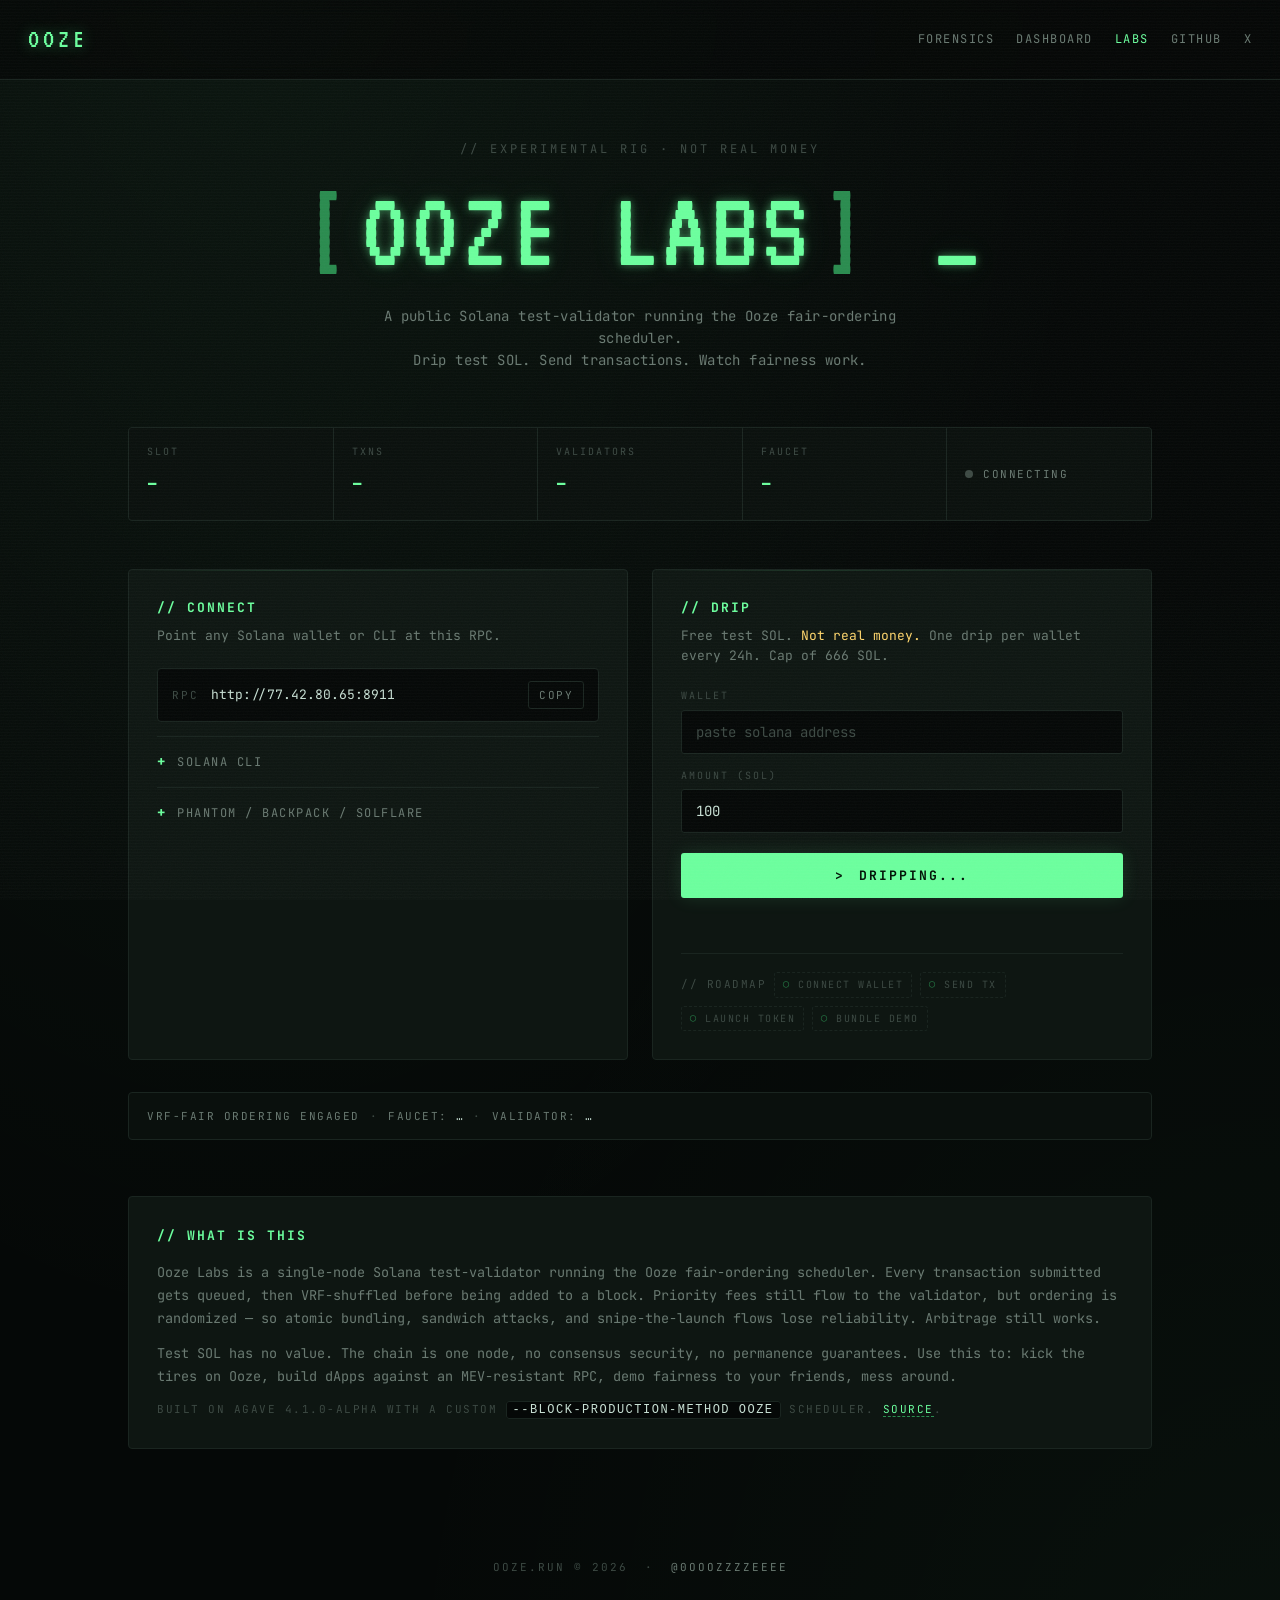
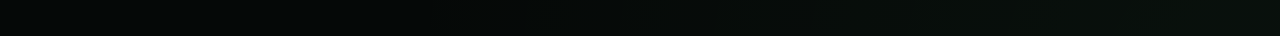
<file: index.html>
<!DOCTYPE html>
<html lang="en">
<head>
<meta charset="UTF-8">
<meta name="viewport" content="width=device-width, initial-scale=1">
<title>OOZE LABS — VRF-fair Solana RPC</title>
<meta name="description" content="A public Solana test-validator running the Ooze fair-ordering scheduler. Drip test SOL. Send transactions. Watch fairness work.">

<link rel="preconnect" href="https://fonts.googleapis.com">
<link rel="preconnect" href="https://fonts.gstatic.com" crossorigin>
<!-- JetBrains Mono for body, VT323 for the big terminal display -->
<link href="https://fonts.googleapis.com/css2?family=JetBrains+Mono:wght@300;400;500;700&family=VT323&display=swap" rel="stylesheet">

<link rel="stylesheet" href="/static/style.css">
</head>
<body>

<div class="scanlines" aria-hidden="true"></div>
<div class="grain" aria-hidden="true"></div>

<header class="topbar">
  <a href="https://ooze.run" class="logo">OOZE</a>
  <nav>
    <a href="https://ooze.run">FORENSICS</a>
    <a href="https://dashboard.ooze.run">DASHBOARD</a>
    <a href="/" class="active">LABS</a>
    <a href="https://github.com/SwagasaurusFLEX" target="_blank" rel="noopener">GITHUB</a>
    <a href="https://twitter.com/0ooozzzzeeee" target="_blank" rel="noopener">X</a>
  </nav>
</header>

<main>

  <section class="hero">
    <div class="hero-pre">// experimental rig &middot; not real money</div>
    <h1 class="title">
      <span class="bracket">[</span>OOZE&nbsp;LABS<span class="bracket">]</span>
      <span class="cursor">_</span>
    </h1>
    <p class="tag">A public Solana test-validator running the Ooze fair-ordering scheduler.<br>
       Drip test SOL. Send transactions. Watch fairness work.</p>
  </section>

  <section class="status" id="status-grid">
    <div class="stat">
      <div class="stat-label">SLOT</div>
      <div class="stat-value" id="stat-slot">—</div>
    </div>
    <div class="stat">
      <div class="stat-label">TXNS</div>
      <div class="stat-value" id="stat-txns">—</div>
    </div>
    <div class="stat">
      <div class="stat-label">VALIDATORS</div>
      <div class="stat-value" id="stat-validators">—</div>
    </div>
    <div class="stat">
      <div class="stat-label">FAUCET</div>
      <div class="stat-value" id="stat-faucet">—</div>
    </div>
    <div class="stat status-pill">
      <div class="dot" id="status-dot"></div>
      <span id="status-text">connecting</span>
    </div>
  </section>

  <section class="grid">

    <article class="card connect">
      <h2 class="card-title">// CONNECT</h2>
      <p class="card-sub">Point any Solana wallet or CLI at this RPC.</p>

      <div class="endpoint-row" data-copy="rpc">
        <span class="row-label">RPC</span>
        <code id="rpc-url">http://77.42.80.65:8911</code>
        <button class="copy-btn" data-target="rpc-url">copy</button>
      </div>

      <details class="cli-details">
        <summary>Solana CLI</summary>
<pre><span class="prompt">$</span> solana config set --url <span class="hl" id="cli-url">http://77.42.80.65:8911</span>
<span class="prompt">$</span> solana airdrop 10
<span class="prompt">$</span> solana balance</pre>
      </details>

      <details class="cli-details">
        <summary>Phantom / Backpack / Solflare</summary>
<pre>Settings → Developer Settings → Change Network →
  Add Custom RPC →
    Name:   <span class="hl">Ooze Labs</span>
    URL:    <span class="hl rpc-inline">http://77.42.80.65:8911</span></pre>
      </details>
    </article>

    <article class="card drip">
      <h2 class="card-title">// DRIP</h2>
      <p class="card-sub">Free test SOL. <span class="warn">Not real money.</span> One drip per wallet every 24h. Cap of 666 SOL.</p>

      <form id="drip-form" autocomplete="off">
        <label class="field">
          <span>WALLET</span>
          <input type="text" id="drip-wallet" placeholder="paste solana address" spellcheck="false" required>
        </label>

        <label class="field">
          <span>AMOUNT (SOL)</span>
          <input type="number" id="drip-amount" value="100" min="1" max="666" required>
        </label>

        <button type="submit" id="drip-submit" class="primary-btn">
          <span class="btn-glyph">&gt;</span> dripping...
        </button>
      </form>

      <div class="drip-status" id="drip-status" aria-live="polite"></div>

      <div class="future">
        <span class="dim">// roadmap</span>
        <span class="badge soon">connect wallet</span>
        <span class="badge soon">send tx</span>
        <span class="badge soon">launch token</span>
        <span class="badge soon">bundle demo</span>
      </div>
    </article>

  </section>

  <section class="footer-strip">
    <span>VRF-FAIR ORDERING ENGAGED</span>
    <span class="sep">·</span>
    <span>FAUCET: <code id="faucet-pubkey-foot">…</code></span>
    <span class="sep">·</span>
    <span>VALIDATOR: <code id="validator-id-foot">…</code></span>
  </section>

  <section class="readme">
    <h3>// what is this</h3>
    <p>
      Ooze Labs is a single-node Solana test-validator running the Ooze fair-ordering scheduler.
      Every transaction submitted gets queued, then VRF-shuffled before being added to a block.
      Priority fees still flow to the validator, but ordering is randomized — so atomic bundling,
      sandwich attacks, and snipe-the-launch flows lose reliability. Arbitrage still works.
    </p>
    <p>
      Test SOL has no value. The chain is one node, no consensus security, no permanence guarantees.
      Use this to: kick the tires on Ooze, build dApps against an MEV-resistant RPC, demo fairness
      to your friends, mess around.
    </p>
    <p class="dim">
      Built on agave 4.1.0-alpha with a custom <code>--block-production-method ooze</code> scheduler.
      <a href="https://github.com/SwagasaurusFLEX/ooze-validator" target="_blank" rel="noopener">source</a>.
    </p>
  </section>

</main>

<footer class="page-footer">
  <span>OOZE.RUN © 2026</span>
  <span class="sep">·</span>
  <a href="https://twitter.com/0ooozzzzeeee" target="_blank" rel="noopener">@0ooozzzzeeee</a>
</footer>

<script src="/static/app.js"></script>
</body>
</html>
</file>
<file: static/style.css>
/* ===========================================================
   OOZE LABS — terminal aesthetic
   =========================================================== */

:root {
  --bg: #050807;
  --bg-elev: #0a100d;
  --bg-card: #0e1612;
  --line: #1a2520;
  --line-soft: #11181400;

  --fg: #c8e0d4;
  --fg-dim: #6a7a72;
  --fg-mute: #3d4a44;

  --ooze: #6cff9e;
  --ooze-soft: #2a8c4f;
  --ooze-glow: rgba(108, 255, 158, 0.45);
  --ooze-glow-soft: rgba(108, 255, 158, 0.12);

  --warn: #ffd66c;
  --err: #ff6c6c;

  --phos: #00ff41;
  --phos-glow: rgba(0, 255, 65, 0.55);
  --phos-glow-soft: rgba(0, 255, 65, 0.15);

  --mono: 'JetBrains Mono', ui-monospace, SFMono-Regular, Menlo, monospace;
  --display: 'VT323', var(--mono);

  --radius: 4px;
  --maxw: 1080px;
}

* { box-sizing: border-box; }
html, body { margin: 0; padding: 0; }

html { scroll-behavior: smooth; }

body {
  font-family: var(--mono);
  font-size: 14px;
  line-height: 1.55;
  color: var(--fg);
  background: var(--bg);
  background-image:
    radial-gradient(ellipse at 20% -10%, rgba(108, 255, 158, 0.06), transparent 60%),
    radial-gradient(ellipse at 100% 110%, rgba(108, 255, 158, 0.04), transparent 50%);
  min-height: 100vh;
  overflow-x: hidden;
  -webkit-font-smoothing: antialiased;
}

/* ----- atmospheric overlays ----- */

.scanlines {
  position: fixed;
  inset: 0;
  pointer-events: none;
  z-index: 1000;
  background: repeating-linear-gradient(
    to bottom,
    rgba(255, 255, 255, 0.01) 0px,
    rgba(255, 255, 255, 0.01) 1px,
    transparent 1px,
    transparent 3px
  );
  mix-blend-mode: screen;
}

.grain {
  position: fixed;
  inset: 0;
  pointer-events: none;
  z-index: 999;
  opacity: 0.045;
  background-image: url("data:image/svg+xml;utf8,<svg xmlns='http://www.w3.org/2000/svg' width='200' height='200'><filter id='n'><feTurbulence type='fractalNoise' baseFrequency='0.85' numOctaves='2' stitchTiles='stitch'/></filter><rect width='100%' height='100%' filter='url(%23n)' opacity='0.7'/></svg>");
}

/* ----- top nav ----- */

.topbar {
  display: flex;
  align-items: center;
  gap: 18px;
  padding: 18px 28px;
  border-bottom: 1px solid var(--line);
  background: rgba(5, 8, 7, 0.8);
  backdrop-filter: blur(8px);
  -webkit-backdrop-filter: blur(8px);
  position: sticky;
  top: 0;
  z-index: 50;
}

.logo {
  font-family: var(--display);
  font-size: 28px;
  letter-spacing: 4px;
  color: var(--ooze);
  text-decoration: none;
  text-shadow: 0 0 14px var(--ooze-glow);
  flex-shrink: 0;
}

.topbar nav {
  display: flex;
  gap: 22px;
  margin-left: auto;
}

.topbar nav a {
  color: var(--fg-dim);
  text-decoration: none;
  font-size: 12px;
  letter-spacing: 1.5px;
  text-transform: uppercase;
  transition: color 0.15s;
}

.topbar nav a:hover { color: var(--fg); }
.topbar nav a.active { color: var(--ooze); }

/* wallet button in topbar */
.topbar-wallet {
  flex-shrink: 0;
}

.wallet-btn {
  font-family: var(--mono);
  font-size: 11px;
  letter-spacing: 1.5px;
  text-transform: uppercase;
  background: transparent;
  border: 1px solid var(--ooze-soft);
  color: var(--ooze);
  padding: 8px 14px;
  border-radius: 3px;
  cursor: pointer;
  transition: all 0.15s;
  white-space: nowrap;
}

.wallet-btn:hover {
  background: rgba(108, 255, 158, 0.06);
  border-color: var(--ooze);
  box-shadow: 0 0 12px var(--ooze-glow-soft);
}

.wallet-btn.connected {
  border-color: var(--ooze);
  background: rgba(108, 255, 158, 0.07);
}

.wallet-btn.connected::before {
  content: '';
  display: inline-block;
  width: 6px;
  height: 6px;
  border-radius: 50%;
  background: var(--ooze);
  margin-right: 6px;
  vertical-align: middle;
  box-shadow: 0 0 8px var(--ooze);
  animation: pulse 1.6s ease-in-out infinite;
}

/* ----- main layout ----- */

main {
  max-width: var(--maxw);
  margin: 0 auto;
  padding: 60px 28px 80px;
}

/* ----- hero ----- */

.hero {
  text-align: center;
  margin-bottom: 56px;
  animation: fade-up 0.8s ease both;
}

.hero-pre {
  color: var(--fg-mute);
  font-size: 12px;
  letter-spacing: 3px;
  text-transform: uppercase;
  margin-bottom: 14px;
}

.title {
  font-family: var(--display);
  font-size: clamp(54px, 9vw, 116px);
  font-weight: 400;
  letter-spacing: 4px;
  margin: 0 0 18px;
  color: var(--ooze);
  text-shadow:
    0 0 8px var(--ooze-glow),
    0 0 32px var(--ooze-glow-soft);
  line-height: 1;
}

.bracket {
  color: var(--ooze-soft);
  font-weight: 400;
  text-shadow: none;
  display: inline-block;
  margin: 0 8px;
}

.cursor {
  display: inline-block;
  color: var(--ooze);
  animation: blink 1.05s steps(2, jump-none) infinite;
  margin-left: 6px;
  font-weight: 400;
}

@keyframes blink {
  0%, 50% { opacity: 1; }
  50.01%, 100% { opacity: 0; }
}

.tag {
  color: var(--fg-dim);
  font-size: 14px;
  max-width: 580px;
  margin: 0 auto;
  letter-spacing: 0.4px;
}

/* ----- status bar ----- */

.status {
  display: grid;
  grid-template-columns: repeat(auto-fit, minmax(140px, 1fr));
  gap: 1px;
  background: var(--line);
  border: 1px solid var(--line);
  border-radius: var(--radius);
  margin-bottom: 48px;
  overflow: hidden;
}

.stat {
  background: var(--bg-elev);
  padding: 16px 18px;
  display: flex;
  flex-direction: column;
  gap: 4px;
  min-width: 0;
}

.stat-label {
  color: var(--fg-mute);
  font-size: 10px;
  letter-spacing: 2px;
  text-transform: uppercase;
}

.stat-value {
  font-family: var(--display);
  font-size: 26px;
  letter-spacing: 1px;
  color: var(--ooze);
  text-shadow: 0 0 10px var(--ooze-glow-soft);
  white-space: nowrap;
  overflow: hidden;
  text-overflow: ellipsis;
}

.status-pill {
  flex-direction: row;
  align-items: center;
  gap: 10px;
  font-size: 11px;
  letter-spacing: 1.5px;
  text-transform: uppercase;
  color: var(--fg-dim);
}

.dot {
  width: 8px; height: 8px;
  border-radius: 50%;
  background: var(--fg-mute);
  flex-shrink: 0;
  transition: background 0.25s, box-shadow 0.25s;
}

.dot.live {
  background: var(--ooze);
  box-shadow: 0 0 12px var(--ooze-glow);
  animation: pulse 1.6s ease-in-out infinite;
}

.dot.err {
  background: var(--err);
  box-shadow: 0 0 12px rgba(255, 108, 108, 0.5);
}

@keyframes pulse {
  0%, 100% { opacity: 1; transform: scale(1); }
  50% { opacity: 0.65; transform: scale(0.86); }
}

/* ----- card grid ----- */

.grid {
  display: grid;
  grid-template-columns: 1fr 1fr;
  gap: 24px;
  margin-bottom: 32px;
}

@media (max-width: 760px) {
  .grid { grid-template-columns: 1fr; }
}

.card {
  background: var(--bg-card);
  border: 1px solid var(--line);
  border-radius: var(--radius);
  padding: 28px;
  position: relative;
  overflow: hidden;
}

.card::before {
  content: '';
  position: absolute;
  top: 0; left: 0; right: 0;
  height: 1px;
  background: linear-gradient(90deg, transparent, var(--ooze-glow-soft) 30%, transparent);
}

.card-title {
  font-family: var(--mono);
  font-size: 13px;
  letter-spacing: 2px;
  font-weight: 700;
  color: var(--ooze);
  margin: 0 0 8px;
  text-transform: uppercase;
}

.card-sub {
  color: var(--fg-dim);
  font-size: 13px;
  margin: 0 0 22px;
}

/* ----- connect card ----- */

.endpoint-row {
  display: flex;
  align-items: center;
  gap: 12px;
  background: var(--bg);
  border: 1px solid var(--line);
  border-radius: var(--radius);
  padding: 12px 14px;
  margin-bottom: 14px;
}

.row-label {
  color: var(--fg-mute);
  font-size: 11px;
  letter-spacing: 2px;
  text-transform: uppercase;
  flex-shrink: 0;
}

.endpoint-row code {
  flex: 1;
  font-family: var(--mono);
  color: var(--fg);
  font-size: 13px;
  word-break: break-all;
  background: none;
  padding: 0;
}

.copy-btn {
  background: transparent;
  border: 1px solid var(--line);
  color: var(--fg-dim);
  font-family: var(--mono);
  font-size: 11px;
  letter-spacing: 1.5px;
  text-transform: uppercase;
  padding: 6px 10px;
  cursor: pointer;
  border-radius: 3px;
  transition: all 0.15s;
  flex-shrink: 0;
}

.copy-btn:hover {
  color: var(--ooze);
  border-color: var(--ooze-soft);
  background: rgba(108, 255, 158, 0.04);
}

.copy-btn.copied {
  color: var(--ooze);
  border-color: var(--ooze);
}

/* ghost button (add-rpc, etc.) */

.ghost-btn {
  width: 100%;
  background: transparent;
  border: 1px dashed var(--line);
  color: var(--fg-dim);
  font-family: var(--mono);
  font-size: 12px;
  letter-spacing: 1.5px;
  text-transform: uppercase;
  padding: 11px 14px;
  border-radius: 3px;
  cursor: pointer;
  transition: all 0.15s;
}

.ghost-btn:not(:disabled):hover {
  color: var(--ooze);
  border-color: var(--ooze-soft);
  border-style: solid;
  background: rgba(108, 255, 158, 0.04);
}

.ghost-btn:disabled {
  cursor: not-allowed;
  opacity: 0.55;
}

.add-rpc-hint {
  font-size: 11px;
  color: var(--fg-mute);
  letter-spacing: 0.5px;
  margin: 8px 0 18px;
  min-height: 1.4em;
  transition: color 0.2s;
}

.add-rpc-hint[data-state="ok"] { color: var(--ooze); }
.add-rpc-hint[data-state="err"] { color: var(--err); }

/* CLI details */

.cli-details {
  border-top: 1px solid var(--line);
  padding: 14px 0;
}

.cli-details:last-child { padding-bottom: 0; }

.cli-details summary {
  color: var(--fg-dim);
  font-size: 12px;
  letter-spacing: 1.5px;
  text-transform: uppercase;
  cursor: pointer;
  list-style: none;
  user-select: none;
  display: flex;
  align-items: center;
  gap: 8px;
}

.cli-details summary::-webkit-details-marker { display: none; }

.cli-details summary::before {
  content: '+';
  color: var(--ooze);
  font-weight: 700;
  font-size: 14px;
  width: 12px;
  display: inline-block;
}

.cli-details[open] summary::before { content: '−'; }

.cli-details pre {
  margin: 12px 0 0;
  padding: 14px 16px;
  background: var(--bg);
  border: 1px solid var(--line);
  border-radius: 3px;
  font-size: 12.5px;
  line-height: 1.6;
  color: var(--fg);
  overflow-x: auto;
}

.prompt {
  color: var(--ooze);
  margin-right: 8px;
  user-select: none;
}

.hl { color: var(--ooze); }

/* ----- drip card ----- */

.drip .field {
  display: block;
  margin-bottom: 14px;
}

.drip .field span {
  display: block;
  color: var(--fg-mute);
  font-size: 10px;
  letter-spacing: 2px;
  text-transform: uppercase;
  margin-bottom: 6px;
}

.field-row {
  display: flex;
  gap: 8px;
  align-items: stretch;
}

.field-row input {
  flex: 1;
  min-width: 0;
}

.ghost-mini {
  background: rgba(108, 255, 158, 0.08);
  border: 1px solid var(--ooze-soft);
  color: var(--ooze);
  font-family: var(--mono);
  font-size: 10px;
  font-weight: 700;
  letter-spacing: 1.2px;
  text-transform: uppercase;
  padding: 0 14px;
  border-radius: 3px;
  cursor: pointer;
  transition: all 0.15s;
  white-space: nowrap;
  box-shadow: 0 0 12px var(--ooze-glow-soft);
  animation: pulse-glow 2.4s ease-in-out infinite;
}

.ghost-mini:hover {
  background: var(--ooze);
  color: #001306;
  border-color: var(--ooze);
  box-shadow: 0 0 18px var(--ooze-glow);
  animation: none;
}

@keyframes pulse-glow {
  0%, 100% { box-shadow: 0 0 8px var(--ooze-glow-soft); }
  50% { box-shadow: 0 0 18px var(--ooze-glow); }
}

.drip input {
  width: 100%;
  padding: 12px 14px;
  background: var(--bg);
  border: 1px solid var(--line);
  border-radius: 3px;
  color: var(--fg);
  font-family: var(--mono);
  font-size: 14px;
  outline: none;
  transition: border-color 0.15s, box-shadow 0.15s;
}

.drip input:focus {
  border-color: var(--ooze-soft);
  box-shadow: 0 0 0 3px rgba(108, 255, 158, 0.08);
}

.drip input::placeholder {
  color: var(--fg-mute);
}

.warn { color: var(--warn); }

.primary-btn {
  width: 100%;
  margin-top: 6px;
  padding: 14px;
  background: var(--ooze);
  color: #001306;
  border: none;
  border-radius: 3px;
  font-family: var(--mono);
  font-size: 13px;
  font-weight: 700;
  letter-spacing: 2px;
  text-transform: uppercase;
  cursor: pointer;
  transition: filter 0.15s, transform 0.05s;
  box-shadow: 0 0 18px var(--ooze-glow-soft);
}

.primary-btn:hover { filter: brightness(1.1); }
.primary-btn:active { transform: translateY(1px); }
.primary-btn:disabled {
  background: var(--bg-elev);
  color: var(--fg-mute);
  cursor: not-allowed;
  box-shadow: none;
}

.btn-glyph { color: #001306; margin-right: 4px; }
.ghost-btn .btn-glyph,
.ghost-mini .btn-glyph { color: inherit; }

.drip-status {
  margin-top: 14px;
  font-size: 12.5px;
  min-height: 1.5em;
}
.drip-status.ok { color: var(--ooze); }
.drip-status.err { color: var(--err); }

.drip-status .sig {
  display: block;
  color: var(--fg-dim);
  font-size: 11px;
  word-break: break-all;
  margin-top: 4px;
}

.future {
  margin-top: 22px;
  padding-top: 18px;
  border-top: 1px solid var(--line);
  display: flex;
  flex-wrap: wrap;
  gap: 8px;
  align-items: center;
}

.dim { color: var(--fg-mute); font-size: 11px; letter-spacing: 1.5px; text-transform: uppercase; }

.badge {
  font-size: 10px;
  letter-spacing: 1.5px;
  text-transform: uppercase;
  padding: 4px 8px;
  border-radius: 3px;
  border: 1px dashed var(--line);
  color: var(--fg-mute);
}

.badge.soon::before {
  content: '◯ ';
  color: var(--ooze-soft);
}

/* ----- watch card (links to watch.ooze.run) ----- */

.watch-card {
  display: block;
  text-decoration: none;
  background: var(--bg-card);
  border: 1px solid var(--line);
  border-radius: var(--radius);
  padding: 28px 32px;
  margin-bottom: 32px;
  position: relative;
  overflow: hidden;
  transition: border-color 0.3s, box-shadow 0.3s, transform 0.05s;
  cursor: pointer;
  animation: fade-up 0.6s 0.3s ease both;
  isolation: isolate;
}

/* the map "porthole" — sits behind content, hidden until hover */
.watch-card::after {
  content: '';
  position: absolute;
  inset: 0;
  z-index: -1;
  background-image: url("/static/world-map.svg");
  background-repeat: no-repeat;
  /* desktop default: equator band, wide horizontal slice */
  background-size: 120% auto;
  background-position: center 40%;
  opacity: 0;
  filter:
    invert(1)
    sepia(1)
    saturate(600)
    hue-rotate(59deg)
    brightness(1.45)
    drop-shadow(0 0 8px rgb(15, 255, 2));
  transition: opacity 0.4s ease;
}

/* top accent line */
.watch-card::before {
  content: '';
  position: absolute;
  top: 0; left: 0; right: 0;
  height: 1px;
  background: linear-gradient(90deg, transparent, var(--ooze-glow-soft) 30%, transparent);
  transition: background 0.3s;
  z-index: 1;
}

.watch-card:hover {
  border-color: var(--phos);
  box-shadow:
    0 0 28px rgba(0, 255, 65, 0.15),
    inset 0 0 60px rgba(0, 0, 0, 0.5);
}

.watch-card:hover::before {
  background: linear-gradient(90deg, transparent, var(--phos-glow) 30%, transparent);
}

.watch-card:hover::after {
  opacity: 0.5;
}

.watch-card:active { transform: translateY(1px); }

.watch-card-pre {
  font-size: 11px;
  letter-spacing: 2.5px;
  text-transform: uppercase;
  color: var(--fg-mute);
  margin-bottom: 8px;
  transition: color 0.3s;
  position: relative;
  z-index: 2;
}

.watch-card-title {
  font-family: var(--display);
  font-size: 38px;
  letter-spacing: 4px;
  color: var(--ooze);
  text-shadow: 0 0 8px var(--ooze-glow-soft), 0 0 24px var(--ooze-glow-soft);
  line-height: 1;
  margin-bottom: 14px;
  transition: color 0.3s, text-shadow 0.3s;
  position: relative;
  z-index: 2;
}

.watch-card-link {
  display: flex;
  align-items: center;
  gap: 10px;
  font-family: var(--mono);
  font-size: 12px;
  letter-spacing: 2px;
  text-transform: uppercase;
  color: var(--fg-dim);
  transition: color 0.3s;
  position: relative;
  z-index: 2;
}

.watch-card-arrow {
  display: inline-block;
  color: var(--ooze);
  transition: transform 0.2s, color 0.3s;
}

/* on hover: shift mint → phosphor green to match the watch page palette */
.watch-card:hover .watch-card-title {
  color: var(--phos);
  text-shadow:
    0 0 4px var(--phos),
    0 0 12px var(--phos-glow),
    0 0 28px var(--phos-glow-soft);
}

.watch-card:hover .watch-card-link {
  color: var(--phos);
}

.watch-card:hover .watch-card-arrow {
  color: var(--phos);
  transform: translateX(4px);
}

/* ----- footer strip ----- */

.footer-strip {
  display: flex;
  flex-wrap: wrap;
  align-items: center;
  gap: 10px;
  padding: 14px 18px;
  background: var(--bg-elev);
  border: 1px solid var(--line);
  border-radius: var(--radius);
  font-size: 11px;
  letter-spacing: 1.5px;
  text-transform: uppercase;
  color: var(--fg-dim);
  margin-bottom: 56px;
}

.footer-strip code {
  font-family: var(--mono);
  text-transform: none;
  color: var(--fg);
  letter-spacing: 0;
  font-size: 11.5px;
}

.footer-strip .sep { color: var(--fg-mute); }

/* ----- readme ----- */

.readme {
  border: 1px solid var(--line);
  border-radius: var(--radius);
  padding: 28px;
  background: var(--bg-card);
  color: var(--fg-dim);
  font-size: 13.5px;
  line-height: 1.7;
}

.readme h3 {
  font-family: var(--mono);
  font-size: 13px;
  letter-spacing: 2px;
  font-weight: 700;
  color: var(--ooze);
  margin: 0 0 14px;
  text-transform: uppercase;
}

.readme p { margin: 0 0 12px; }
.readme p:last-child { margin-bottom: 0; }

.readme code {
  background: var(--bg);
  border: 1px solid var(--line);
  padding: 1px 6px;
  border-radius: 3px;
  font-size: 12px;
  color: var(--fg);
}

.readme a { color: var(--ooze); text-decoration: none; border-bottom: 1px dashed var(--ooze-soft); }
.readme a:hover { color: var(--ooze); border-bottom-style: solid; }

/* ----- page footer ----- */

.page-footer {
  text-align: center;
  padding: 30px 28px 60px;
  color: var(--fg-mute);
  font-size: 11px;
  letter-spacing: 2px;
  text-transform: uppercase;
}

.page-footer .sep { margin: 0 8px; }
.page-footer a { color: var(--fg-dim); text-decoration: none; }
.page-footer a:hover { color: var(--ooze); }

/* ----- wallet modal ----- */

.modal-overlay {
  position: fixed;
  inset: 0;
  z-index: 2000;
  background: rgba(0, 0, 0, 0.78);
  backdrop-filter: blur(4px);
  -webkit-backdrop-filter: blur(4px);
  display: flex;
  align-items: center;
  justify-content: center;
  padding: 24px;
  animation: modal-fade 0.2s ease-out;
}

.modal-overlay[hidden] { display: none; }

@keyframes modal-fade {
  from { opacity: 0; }
  to { opacity: 1; }
}

.modal {
  background: var(--bg-card);
  border: 1px solid var(--ooze-soft);
  border-radius: var(--radius);
  width: 100%;
  max-width: 380px;
  box-shadow:
    0 0 60px rgba(108, 255, 158, 0.15),
    0 20px 60px rgba(0, 0, 0, 0.6);
  animation: modal-rise 0.25s ease-out;
}

@keyframes modal-rise {
  from { opacity: 0; transform: translateY(12px); }
  to { opacity: 1; transform: translateY(0); }
}

.modal-header {
  display: flex;
  align-items: center;
  justify-content: space-between;
  padding: 18px 22px;
  border-bottom: 1px solid var(--line);
}

.modal-header h3 {
  margin: 0;
  font-family: var(--mono);
  font-size: 13px;
  letter-spacing: 2px;
  color: var(--ooze);
  text-transform: uppercase;
  font-weight: 700;
}

.modal-close {
  background: transparent;
  border: none;
  color: var(--fg-dim);
  font-size: 24px;
  line-height: 1;
  cursor: pointer;
  padding: 0 6px;
  transition: color 0.15s;
}

.modal-close:hover { color: var(--ooze); }

.modal-body {
  padding: 14px 14px 6px;
  display: flex;
  flex-direction: column;
  gap: 8px;
}

.wallet-option {
  display: flex;
  align-items: center;
  justify-content: space-between;
  background: var(--bg);
  border: 1px solid var(--line);
  border-radius: 3px;
  padding: 14px 16px;
  font-family: var(--mono);
  color: var(--fg);
  cursor: pointer;
  transition: all 0.15s;
  text-align: left;
}

.wallet-option:hover {
  border-color: var(--ooze-soft);
  background: rgba(108, 255, 158, 0.04);
}

.wallet-name {
  font-size: 14px;
  letter-spacing: 0.5px;
  font-weight: 500;
}

.wallet-status {
  font-size: 10px;
  letter-spacing: 1.5px;
  text-transform: uppercase;
  color: var(--fg-mute);
  transition: color 0.15s;
}

.wallet-status[data-state="detected"] { color: var(--ooze); }
.wallet-status[data-state="missing"] { color: var(--fg-mute); }
.wallet-status[data-state="mobile"] { color: var(--warn); }
.wallet-status[data-state="err"] { color: var(--err); }

.modal-foot {
  padding: 8px 22px 18px;
  text-align: center;
}

/* ----- entrance animations ----- */

@keyframes fade-up {
  from { opacity: 0; transform: translateY(12px); }
  to { opacity: 1; transform: translateY(0); }
}

.status, .grid, .footer-strip, .readme {
  animation: fade-up 0.6s ease both;
}
.status { animation-delay: 0.15s; }
.grid { animation-delay: 0.25s; }
.footer-strip { animation-delay: 0.4s; }
.readme { animation-delay: 0.5s; }

/* ----- responsive ----- */

@media (max-width: 720px) {
  .topbar {
    flex-wrap: wrap;
    gap: 12px;
    padding: 14px 18px;
  }
  .topbar nav {
    order: 3;
    width: 100%;
    justify-content: space-between;
    gap: 14px;
    flex-wrap: wrap;
  }
  .topbar nav a { font-size: 11px; letter-spacing: 1px; }
  .topbar-wallet { margin-left: auto; }
}

@media (max-width: 560px) {
  main { padding: 36px 18px 60px; }
  .card { padding: 22px; }
  .endpoint-row { flex-wrap: wrap; }
  .endpoint-row code { width: 100%; }
  .field-row { flex-direction: column; gap: 6px; align-items: stretch; }
  .ghost-mini { padding: 10px; font-size: 11px; }
  .watch-card { padding: 22px 24px; }
  .watch-card-title { font-size: 30px; letter-spacing: 3px; }
  /* on mobile: vertical strip showing east asia (korea/japan) */
  .watch-card::after {
    background-size: auto 250%;
    background-position: 78% center;
  }
}
</file>
